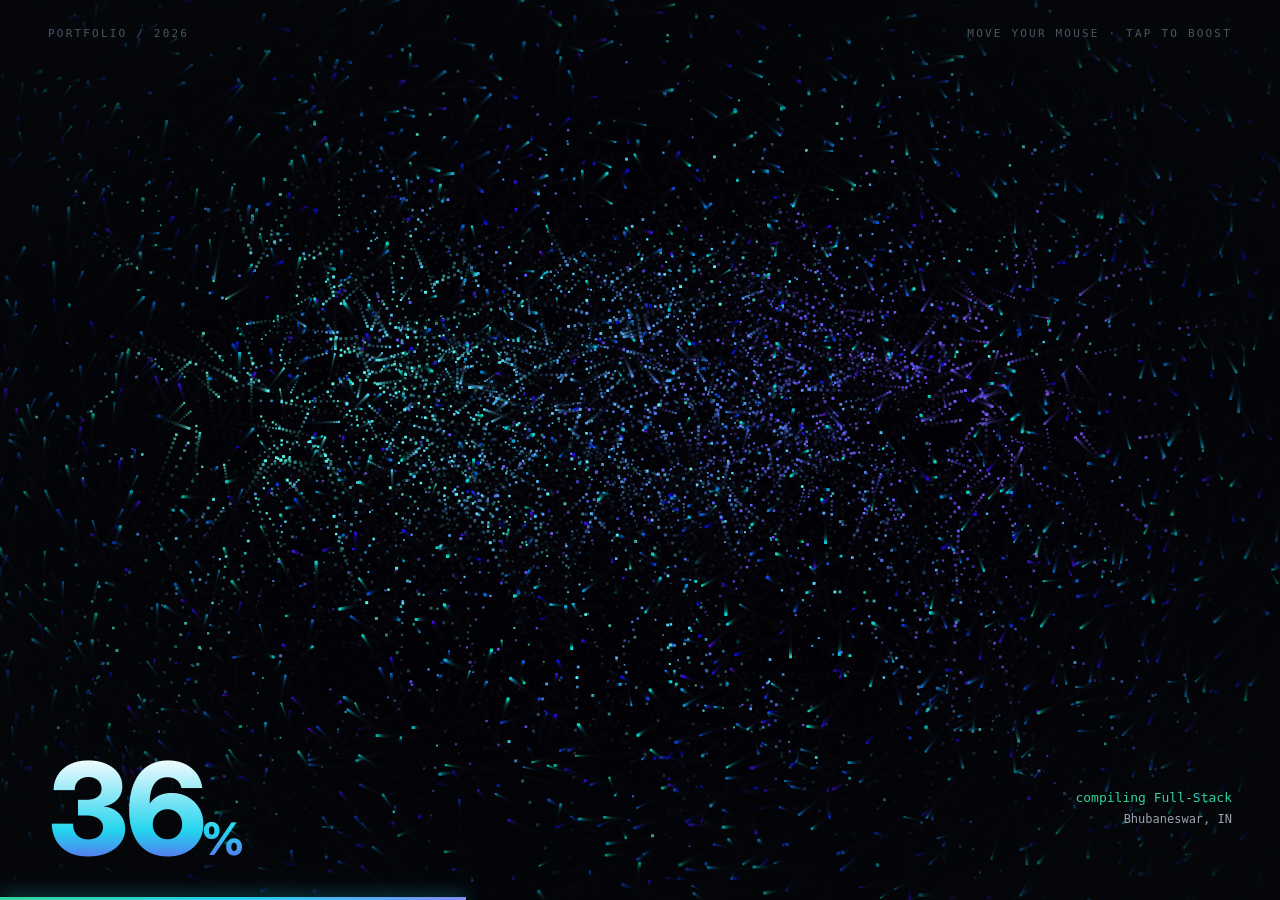
<file: Biswajit Portfolio – Loader Preview.html>
<!DOCTYPE html>
<html lang="en"><head><meta charset="UTF-8">
<meta name="viewport" content="width=device-width, initial-scale=1, viewport-fit=cover">
<title>Biswajit Pattanaik | Loader Preview</title>
<link href="https://fonts.googleapis.com/css2?family=Inter:wght@400;600;800&display=swap" rel="stylesheet">
<style>
:root{--bg:#05070a;--fg:#f3f4f6;--mut:#9ca3af;box-sizing:border-box;color-scheme:dark;padding-top:env(safe-area-inset-top,0px);padding-bottom:env(safe-area-inset-bottom,0px)}
html,body{height:100%;margin:0}
body{background:var(--bg);color:var(--fg);font-family:Inter,system-ui,sans-serif;display:grid;place-items:center;text-align:center}
h1{font-size:clamp(2.2rem,8vw,5rem);font-weight:800;margin:0;background:linear-gradient(90deg,#34d399,#22d3ee,#818cf8);-webkit-background-clip:text;background-clip:text;color:transparent}
p{color:var(--mut);margin:.8rem 0 1.6rem}
button{background:#fff;color:#000;border:0;border-radius:99px;padding:12px 26px;font:600 13px Inter,sans-serif;cursor:pointer}
#bw-progress{display:none}
</style></head>
<body>
<main><h1>Biswajit Pattanaik</h1><p>Full-Stack &amp; Embedded Engineer</p><button onclick="location.reload()">Replay loader</button></main>
<script>
(function(){
var st=document.createElement('style');st.textContent="\n#bw-loader{position:fixed;inset:0;z-index:9999;background:#05070a;overflow:hidden;cursor:pointer;font-family:'Inter',sans-serif;transition:opacity .7s ease .15s,transform .9s cubic-bezier(.7,0,.2,1)}\n#bw-loader.done{opacity:0;transform:scale(1.35);pointer-events:none}\n#bwCv{position:absolute;inset:0;width:100%;height:100%}\n.bw-vig{position:absolute;inset:0;background:radial-gradient(ellipse at center,transparent 40%,#05070a 100%);pointer-events:none}\n.bw-ui{position:absolute;left:0;right:0;bottom:0;padding:0 clamp(18px,4vw,48px) clamp(18px,4vh,40px);display:flex;align-items:flex-end;justify-content:space-between;gap:16px;pointer-events:none}\n#bwPct{font-weight:800;font-size:clamp(3.2rem,12vw,8rem);line-height:.85;letter-spacing:-.05em;font-variant-numeric:tabular-nums;\n background:linear-gradient(180deg,#fff,#22d3ee 70%,#6366f1);-webkit-background-clip:text;background-clip:text;color:transparent}\n#bwPct small{font-size:.35em;letter-spacing:0}\n.bw-side{text-align:right;color:#9ca3af;font:500 12px/1.7 monospace;max-width:46vw}\n#bwRole{color:#34d399;font-size:13px;transition:opacity .2s}\n#bwSkip{pointer-events:auto;margin-top:8px;background:transparent;color:#9ca3af;border:1px solid #2a2f36;border-radius:99px;padding:6px 14px;font:11px monospace;letter-spacing:.15em;cursor:pointer;opacity:0;transition:.3s}\n#bwSkip.show{opacity:1}#bwSkip:hover{color:#05070a;background:#34d399;border-color:#34d399}\n.bw-line{position:absolute;left:0;bottom:0;height:3px;width:var(--p,0%);background:linear-gradient(90deg,#34d399,#22d3ee,#818cf8);box-shadow:0 0 18px #22d3ee}\n.bw-top{position:absolute;top:clamp(16px,3vh,30px);left:clamp(18px,4vw,48px);right:clamp(18px,4vw,48px);display:flex;justify-content:space-between;color:#4b5563;font:11px monospace;letter-spacing:.2em;pointer-events:none}\n";document.head.appendChild(st);
document.body.insertAdjacentHTML('afterbegin',"<div id=\"bw-loader\" role=\"status\" aria-label=\"Loading portfolio\">\n  <canvas id=\"bwCv\"></canvas><div class=\"bw-vig\"></div>\n  <div class=\"bw-top\"><span>PORTFOLIO / 2026</span><span>MOVE YOUR MOUSE \u00b7 TAP TO BOOST</span></div>\n  <div class=\"bw-ui\">\n    <div id=\"bwPct\">0<small>%</small></div>\n    <div class=\"bw-side\"><div id=\"bwRole\">assembling pixels</div><div>Bhubaneswar, IN</div><button id=\"bwSkip\" type=\"button\">SKIP</button></div>\n  </div>\n  <div class=\"bw-line\"></div>\n</div>\n\n<div id=\"bw-progress\"></div>");

(function(){
  var L=document.getElementById('bw-loader'),cv=document.getElementById('bwCv'),ctx=cv.getContext('2d'),
      pctEl=document.getElementById('bwPct'),roleEl=document.getElementById('bwRole'),skip=document.getElementById('bwSkip');
  var W,H,dpr=Math.min(2,devicePixelRatio||1),P=[],p=0,done=false,burst=false,mx=-999,my=-999,lastR=-1;
  var roles=['assembling pixels','compiling Full-Stack','flashing Embedded firmware','training AI / ML','shipping DevOps','ready.'];
  document.body.style.overflow='hidden';

  function build(){
    W=innerWidth;H=innerHeight;cv.width=W*dpr;cv.height=H*dpr;ctx.setTransform(dpr,0,0,dpr,0,0);
    var o=document.createElement('canvas');o.width=W;o.height=H;var c=o.getContext('2d');
    var fs=Math.min(W*(W<600?.2:.15),200);
    c.font='800 '+fs+'px Inter,Arial,sans-serif';c.textAlign='center';c.textBaseline='middle';c.fillStyle='#fff';
    c.fillText('BISWAJIT',W/2,H*.44);
    var gap=W<600?4:Math.max(4,Math.round(fs/38)),d=c.getImageData(0,0,W,H).data;P=[];
    for(var y=0;y<H;y+=gap)for(var x=0;x<W;x+=gap)if(d[(y*W+x)*4+3]>128){
      P.push({tx:x,ty:y,x:Math.random()*W,y:Math.random()*H,vx:(Math.random()-.5)*2,vy:(Math.random()-.5)*2,
        d:Math.random()*.85,h:150+x/W*130,s:1.6+Math.random()*1.4});
    }
  }

  function frame(){
    if(!L.isConnected)return;
    ctx.fillStyle='rgba(5,7,10,'+(burst?.12:.28)+')';ctx.fillRect(0,0,W,H);
    var k=.035+p/100*.07;
    for(var i=0;i<P.length;i++){var a=P[i];
      if(burst){a.x+=a.vx;a.y+=a.vy;a.vx*=1.06;a.vy*=1.06}
      else if(p/100>=a.d){
        a.x+=(a.tx-a.x)*k;a.y+=(a.ty-a.y)*k;
        var dx=a.x-mx,dy=a.y-my,r=dx*dx+dy*dy;
        if(r<9000){var f=(1-r/9000)*7,m=Math.sqrt(r)||1;a.x+=dx/m*f;a.y+=dy/m*f}
      }else{ /* swirl around the centre until it is this particle's turn */
        var cx=a.x-W/2,cy=a.y-H*.44;a.x+=a.vx-cy*.0018;a.y+=a.vy+cx*.0018;
        if(a.x<0||a.x>W)a.vx*=-1;if(a.y<0||a.y>H)a.vy*=-1;
      }
      ctx.fillStyle='hsl('+a.h+',90%,'+(p/100>=a.d?65:45)+'%)';
      ctx.fillRect(a.x,a.y,a.s,a.s);
    }
    requestAnimationFrame(frame);
  }

  function set(v){
    p=Math.min(100,v);L.style.setProperty('--p',p+'%');
    pctEl.firstChild.nodeValue=Math.floor(p);
    var r=Math.min(roles.length-1,Math.floor(p/100*(roles.length-1))+(p>=100?1:0));
    if(r!==lastR){lastR=r;roleEl.style.opacity=0;setTimeout(function(){roleEl.textContent=roles[r];roleEl.style.opacity=1},150)}
    if(p>=100&&!done)finish();
  }
  function finish(){
    done=true;clearInterval(t);
    setTimeout(function(){
      burst=true;
      P.forEach(function(a){var ang=Math.atan2(a.y-H*.44,a.x-W/2),sp=1+Math.random()*3;a.vx=Math.cos(ang)*sp;a.vy=Math.sin(ang)*sp});
      setTimeout(function(){L.classList.add('done')},350);
      setTimeout(function(){L.remove();document.body.style.overflow='';
        if(typeof initPortfolioAnimations==='function')initPortfolioAnimations();},1300);
    },500);
  }

  var t=setInterval(function(){if(!done)set(p+(p<85?.8+Math.random()*.9:.45))},45);
  L.addEventListener('pointermove',function(e){mx=e.clientX;my=e.clientY});
  L.addEventListener('pointerleave',function(){mx=my=-999});
  L.addEventListener('pointerdown',function(e){mx=e.clientX;my=e.clientY;if(!done)set(p+6+Math.random()*5)});
  addEventListener('keydown',function(e){if(e.code==='Space'&&!done)set(p+8)});
  skip.addEventListener('click',function(e){e.stopPropagation();set(100)});
  setTimeout(function(){skip.classList.add('show')},1500);
  setTimeout(function(){if(!done)set(100)},9000);
  addEventListener('resize',function(){if(!done)build()});

  (document.fonts&&document.fonts.load?document.fonts.load('800 100px Inter'):Promise.resolve()).catch(function(){}).then(function(){build();requestAnimationFrame(frame)});
})();


addEventListener('scroll',function(){var h=document.documentElement;
 document.getElementById('bw-progress').style.width=(h.scrollTop/(h.scrollHeight-h.clientHeight)*100)+'%'},{passive:true});

})();

</script></body></html>
</file>
